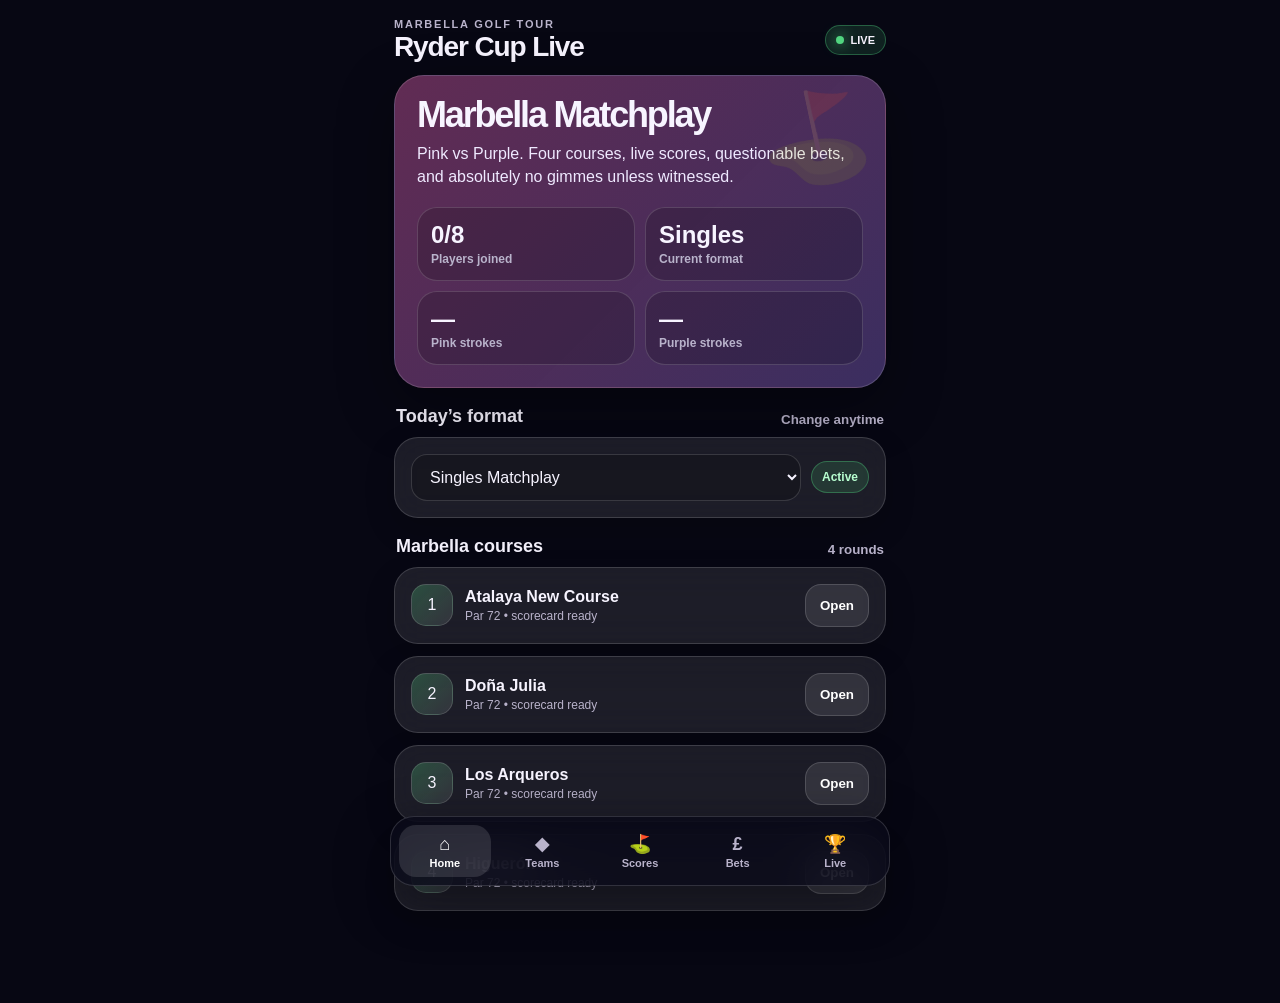
<file: index.html>
<!doctype html>
<html lang="en">
<head>
  <meta charset="utf-8" />
  <meta name="viewport" content="width=device-width, initial-scale=1, viewport-fit=cover" />
  <title>Marbella Ryder Cup</title>
  <link rel="manifest" href="manifest.json" />
  <link rel="stylesheet" href="styles.css" />
</head>
<body>
  <div class="app-shell">
    <header class="topbar">
      <div>
        <p class="eyebrow">Marbella Golf Tour</p>
        <h1>Ryder Cup Live</h1>
      </div>
      <div class="live-pill"><span></span>LIVE</div>
    </header>

    <main id="app"></main>

    <nav class="bottom-nav" aria-label="App navigation">
      <button class="nav-btn active" data-view="home"><span>⌂</span>Home</button>
      <button class="nav-btn" data-view="teams"><span>◆</span>Teams</button>
      <button class="nav-btn" data-view="scores"><span>⛳</span>Scores</button>
      <button class="nav-btn" data-view="bets"><span>£</span>Bets</button>
      <button class="nav-btn" data-view="summary"><span>🏆</span>Live</button>
    </nav>
  </div>
  <script src="app.js"></script>
</body>
</html>
</file>
<file: styles.css>
:root{
  --bg:#070713;--card:rgba(255,255,255,.09);--card2:rgba(255,255,255,.14);--text:#f7f4ff;--muted:#b9b3cb;--line:rgba(255,255,255,.15);
  --pink:#ff4fb8;--purple:#8b5cf6;--green:#52d681;--gold:#ffd166;--danger:#ff6b6b;--shadow:0 18px 55px rgba(0,0,0,.35)
}
*{box-sizing:border-box}html,body{margin:0;min-height:100%;font-family:-apple-system,BlinkMacSystemFont,"Segoe UI",Inter,Roboto,Arial,sans-serif;background:var(--bg);color:var(--text)}
body:before{content:"";position:fixed;inset:0;background:radial-gradient(circle at 15% 5%,rgba(255,79,184,.38),transparent 32%),radial-gradient(circle at 80% 0%,rgba(139,92,246,.42),transparent 35%),linear-gradient(140deg,#070713 0%,#12122a 55%,#06140e 100%);z-index:-3}
body:after{content:"";position:fixed;inset:0;background-image:linear-gradient(rgba(255,255,255,.035) 1px,transparent 1px),linear-gradient(90deg,rgba(255,255,255,.035) 1px,transparent 1px);background-size:28px 28px;mask-image:linear-gradient(to bottom,black,transparent 85%);z-index:-2}
.app-shell{max-width:520px;margin:0 auto;min-height:100vh;padding:18px 14px 92px}.topbar{display:flex;justify-content:space-between;align-items:center;margin-bottom:14px}.eyebrow{margin:0 0 3px;text-transform:uppercase;letter-spacing:.16em;font-size:11px;color:var(--muted);font-weight:800}.topbar h1{margin:0;font-size:28px;line-height:1;letter-spacing:-.04em}.live-pill{display:flex;gap:7px;align-items:center;border:1px solid rgba(82,214,129,.35);background:rgba(82,214,129,.13);border-radius:999px;padding:8px 10px;font-size:11px;font-weight:900}.live-pill span{width:8px;height:8px;border-radius:50%;background:var(--green);box-shadow:0 0 14px var(--green);animation:pulse 1.5s infinite}@keyframes pulse{50%{opacity:.35}}
.hero{position:relative;overflow:hidden;border:1px solid var(--line);border-radius:30px;padding:22px;background:linear-gradient(135deg,rgba(255,79,184,.3),rgba(139,92,246,.27)),var(--card);box-shadow:var(--shadow)}.hero:after{content:"⛳";position:absolute;right:16px;top:10px;font-size:88px;opacity:.14;transform:rotate(-12deg)}.hero h2{font-size:36px;letter-spacing:-.06em;line-height:.95;margin:0 0 10px}.hero p{color:#efe9ff;margin:0 0 18px;line-height:1.45}.hero-grid{display:grid;grid-template-columns:1fr 1fr;gap:10px}.stat{border:1px solid var(--line);background:rgba(0,0,0,.18);border-radius:20px;padding:13px}.stat b{display:block;font-size:24px}.stat span{color:var(--muted);font-size:12px;font-weight:700}.section-title{display:flex;align-items:end;justify-content:space-between;margin:18px 2px 10px}.section-title h3{margin:0;font-size:18px}.section-title small{color:var(--muted);font-weight:700}.card{border:1px solid var(--line);background:var(--card);border-radius:24px;padding:16px;box-shadow:0 12px 30px rgba(0,0,0,.18);backdrop-filter:blur(16px)}.stack{display:grid;gap:12px}.course-card{display:flex;align-items:center;justify-content:space-between}.course-card .flag{width:42px;height:42px;border-radius:15px;display:grid;place-items:center;background:linear-gradient(135deg,rgba(82,214,129,.27),rgba(255,255,255,.1));border:1px solid var(--line)}.course-card h4{margin:0 0 3px;font-size:16px}.course-card p{margin:0;color:var(--muted);font-size:12px}.btn{border:0;border-radius:16px;padding:13px 14px;font-weight:900;color:white;background:linear-gradient(135deg,var(--pink),var(--purple));box-shadow:0 12px 24px rgba(139,92,246,.25);cursor:pointer}.btn.secondary{background:rgba(255,255,255,.1);box-shadow:none;border:1px solid var(--line)}input,select,textarea{width:100%;border:1px solid var(--line);background:rgba(0,0,0,.2);color:var(--text);border-radius:16px;padding:13px 14px;font-size:16px;outline:none}textarea{min-height:78px;resize:vertical}label{display:grid;gap:6px;color:var(--muted);font-size:12px;font-weight:800;text-transform:uppercase;letter-spacing:.08em}.form-grid{display:grid;gap:10px}.team-toggle{display:grid;grid-template-columns:1fr 1fr;gap:10px}.team-option{border:1px solid var(--line);border-radius:18px;padding:14px;text-align:center;font-weight:900;background:rgba(255,255,255,.08);cursor:pointer}.team-option.pink.active{background:rgba(255,79,184,.22);border-color:var(--pink)}.team-option.purple.active{background:rgba(139,92,246,.25);border-color:var(--purple)}.team-board{display:grid;grid-template-columns:1fr 1fr;gap:12px}.team-col{min-height:150px}.team-col h3{margin:0 0 8px}.pink-text{color:var(--pink)}.purple-text{color:#b79cff}.player-chip{display:flex;justify-content:space-between;gap:8px;margin:8px 0;padding:11px 12px;border-radius:15px;background:rgba(0,0,0,.18);border:1px solid var(--line)}.muted{color:var(--muted)}.score-head{display:grid;grid-template-columns:44px 1fr 82px 82px;gap:8px;align-items:center;color:var(--muted);font-size:11px;font-weight:900;text-transform:uppercase}.score-row{display:grid;grid-template-columns:44px 1fr 82px 82px;gap:8px;align-items:center;margin-top:8px}.hole{font-weight:900;background:rgba(255,255,255,.09);border-radius:12px;text-align:center;padding:13px 0}.par{text-align:center}.score-row input{padding:11px;text-align:center}.tabs{display:flex;gap:8px;overflow:auto;padding-bottom:4px}.tab{white-space:nowrap;border:1px solid var(--line);background:rgba(255,255,255,.08);color:var(--text);border-radius:999px;padding:10px 12px;font-weight:900}.tab.active{background:linear-gradient(135deg,var(--pink),var(--purple));border-color:transparent}.bet{display:grid;gap:6px}.bet-top{display:flex;justify-content:space-between;gap:10px}.value{color:var(--gold);font-weight:950}.leader{display:grid;grid-template-columns:36px 1fr auto;gap:10px;align-items:center}.rank{height:36px;border-radius:13px;background:rgba(255,255,255,.1);display:grid;place-items:center;font-weight:950}.bottom-nav{position:fixed;left:50%;bottom:14px;transform:translateX(-50%);width:min(500px,calc(100% - 22px));display:grid;grid-template-columns:repeat(5,1fr);gap:6px;border:1px solid var(--line);background:rgba(9,9,25,.78);backdrop-filter:blur(22px);border-radius:24px;padding:8px;box-shadow:var(--shadow)}.nav-btn{border:0;background:transparent;color:var(--muted);border-radius:17px;padding:8px 2px;font-size:11px;font-weight:900}.nav-btn span{display:block;font-size:18px;margin-bottom:2px}.nav-btn.active{background:rgba(255,255,255,.12);color:white}.format-banner{display:flex;gap:10px;align-items:center;justify-content:space-between}.format-badge{border-radius:999px;background:rgba(82,214,129,.15);border:1px solid rgba(82,214,129,.35);padding:8px 10px;color:#b8ffd0;font-weight:900;font-size:12px}.toast{position:fixed;left:50%;bottom:92px;transform:translateX(-50%);background:#fff;color:#111;border-radius:999px;padding:10px 14px;font-weight:900;box-shadow:var(--shadow);opacity:0;pointer-events:none;transition:.25s}.toast.show{opacity:1}.tiny{font-size:12px;color:var(--muted);line-height:1.45}.divider{height:1px;background:var(--line);margin:12px 0}@media(max-width:380px){.score-head,.score-row{grid-template-columns:38px 1fr 65px 65px}.hero h2{font-size:31px}.app-shell{padding-left:10px;padding-right:10px}}

/* Drinks scoring patch: keeps original styling, only widens score rows for the extra input. */
.drink-score-head,
.drink-score-row {
  grid-template-columns: 0.7fr 1fr 1fr 1fr 1fr !important;
}
.drinkInput {
  width: 100%;
}
@media(max-width:380px){
  .drink-score-head,
  .drink-score-row {
    grid-template-columns: 34px 0.8fr 58px 58px 64px !important;
  }
}
</file>
